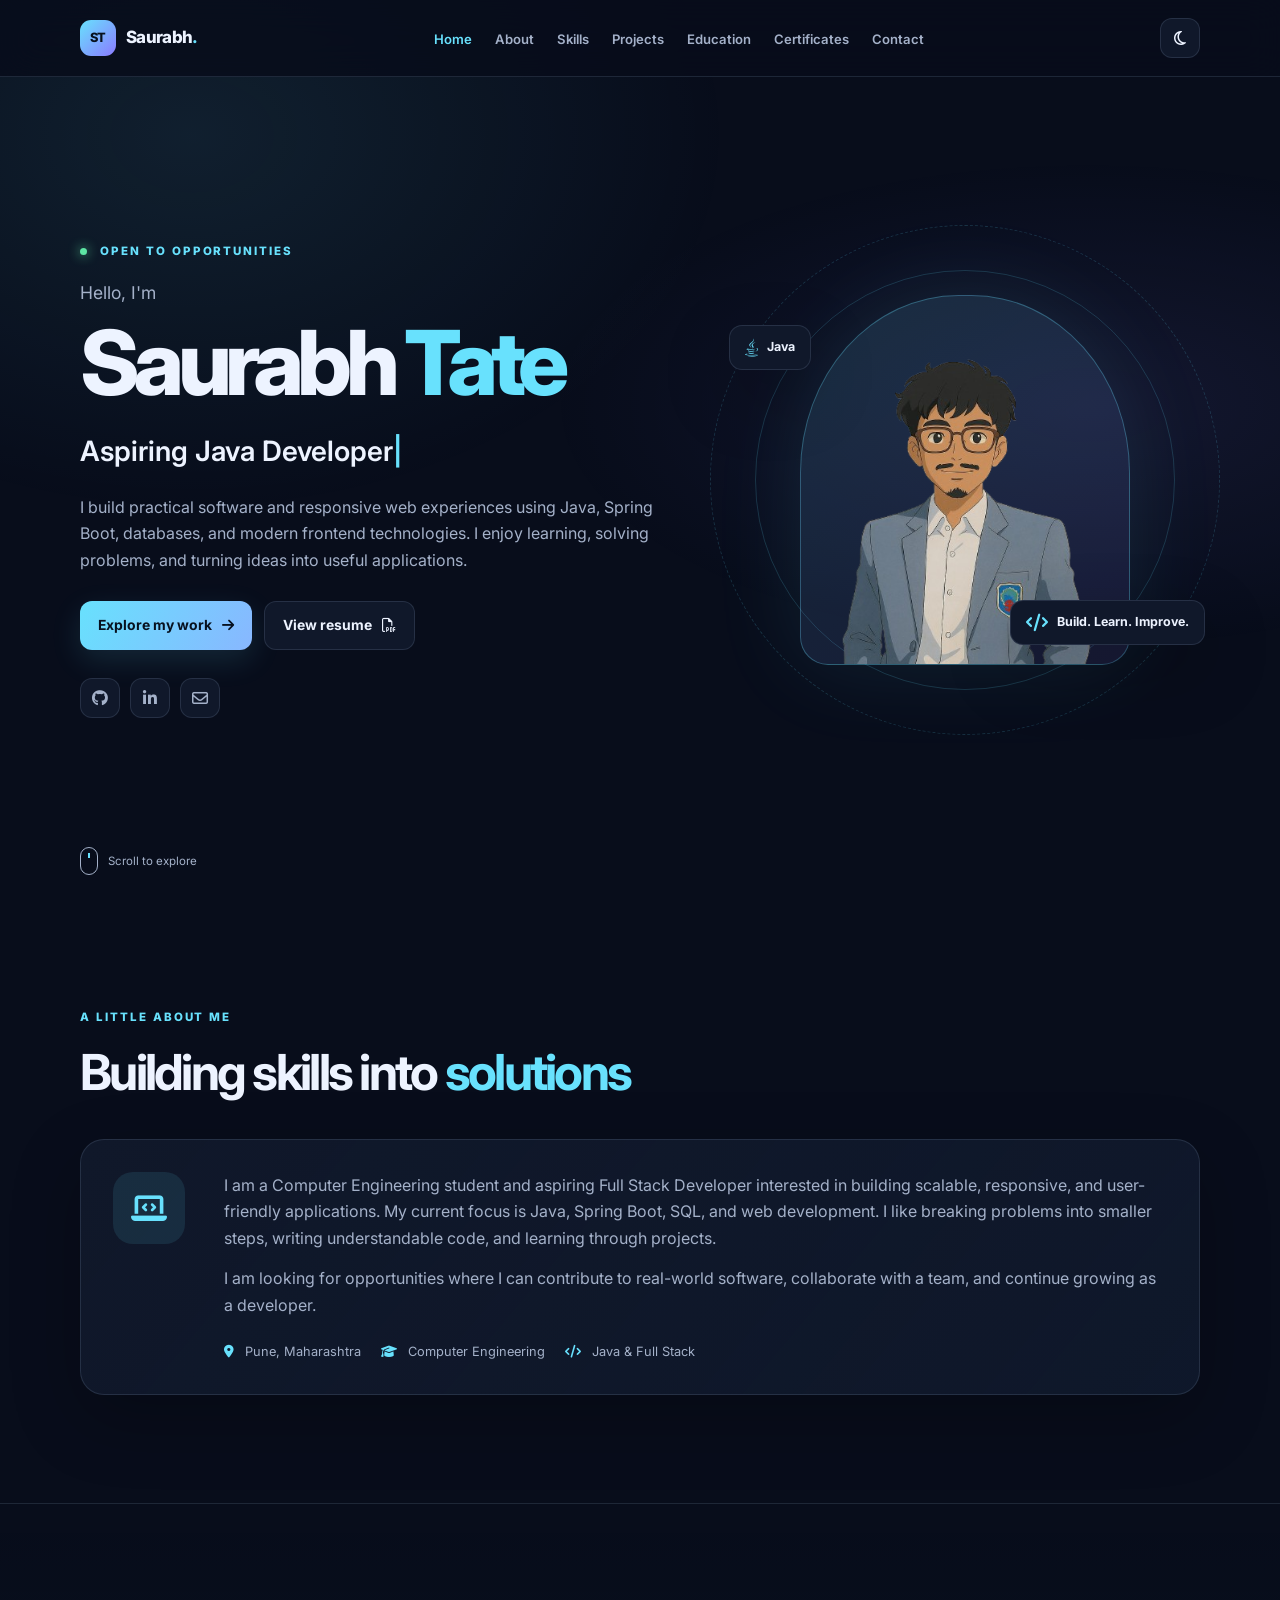
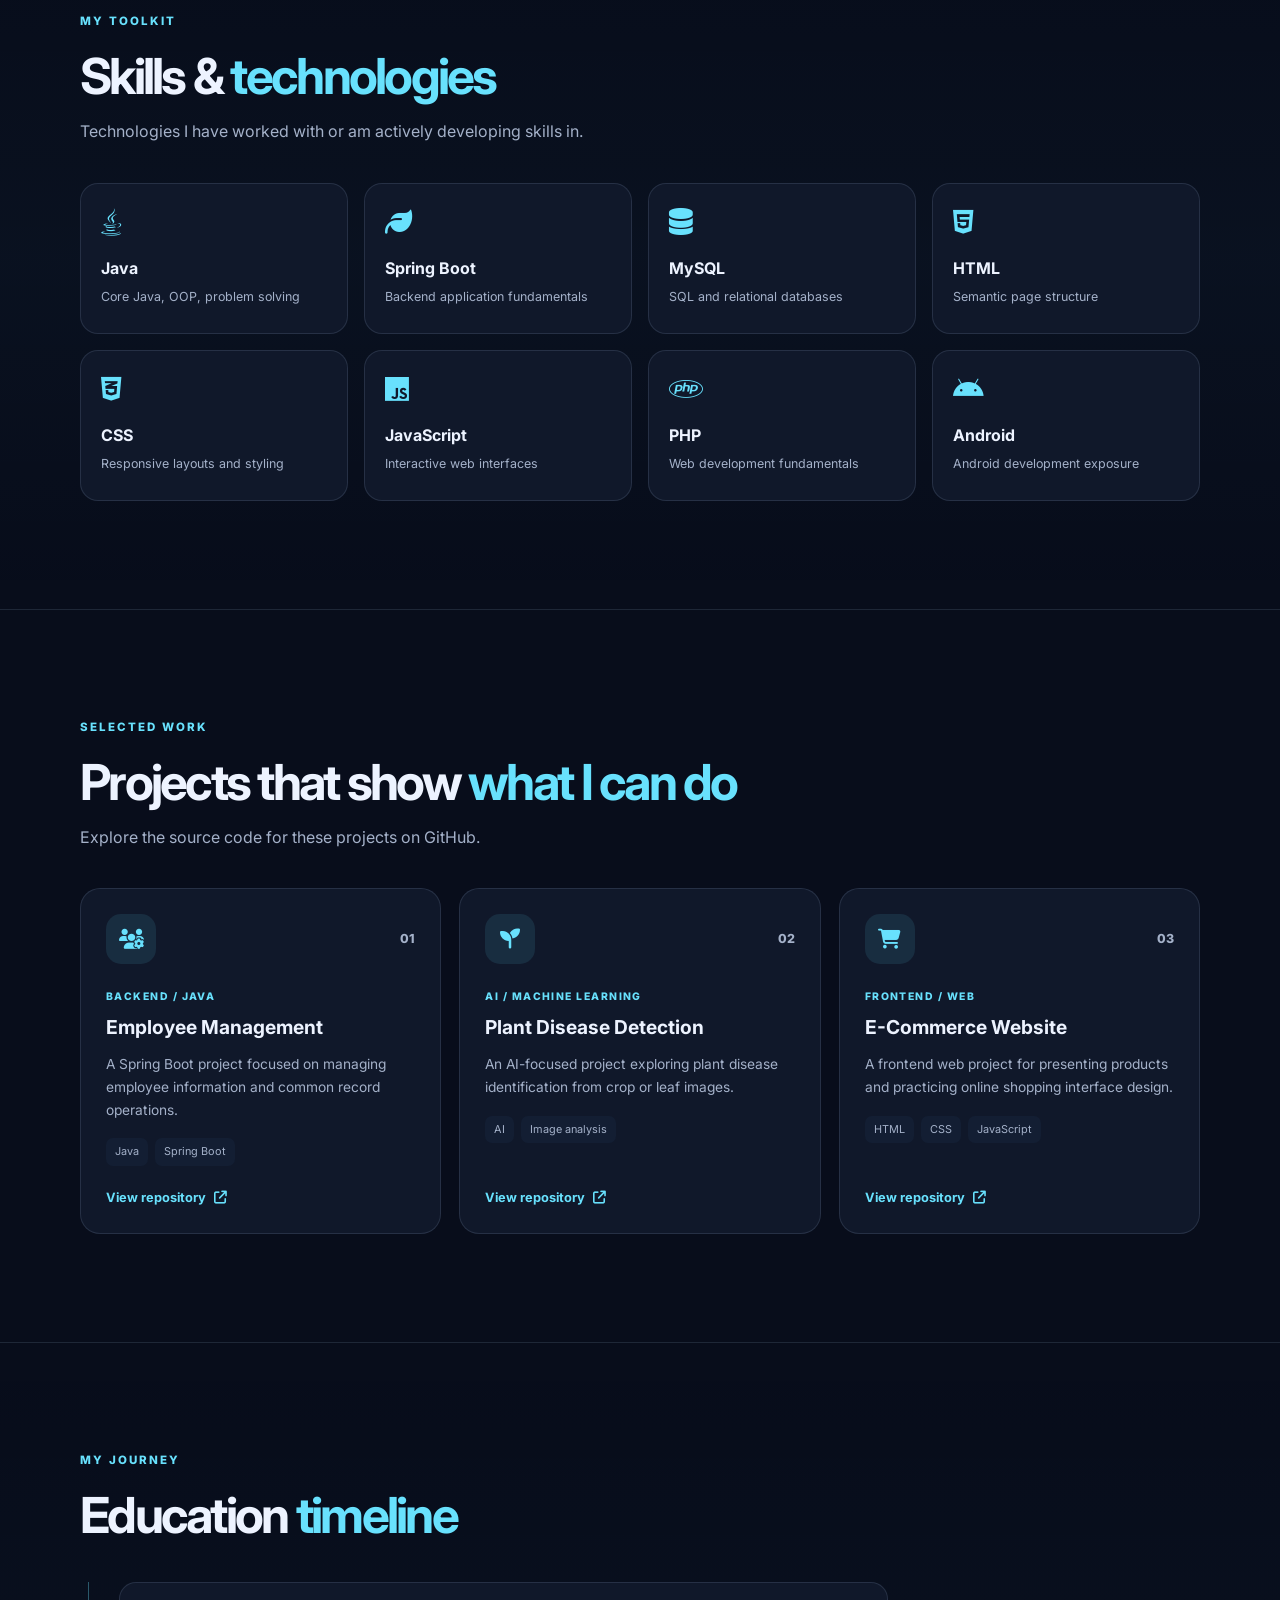
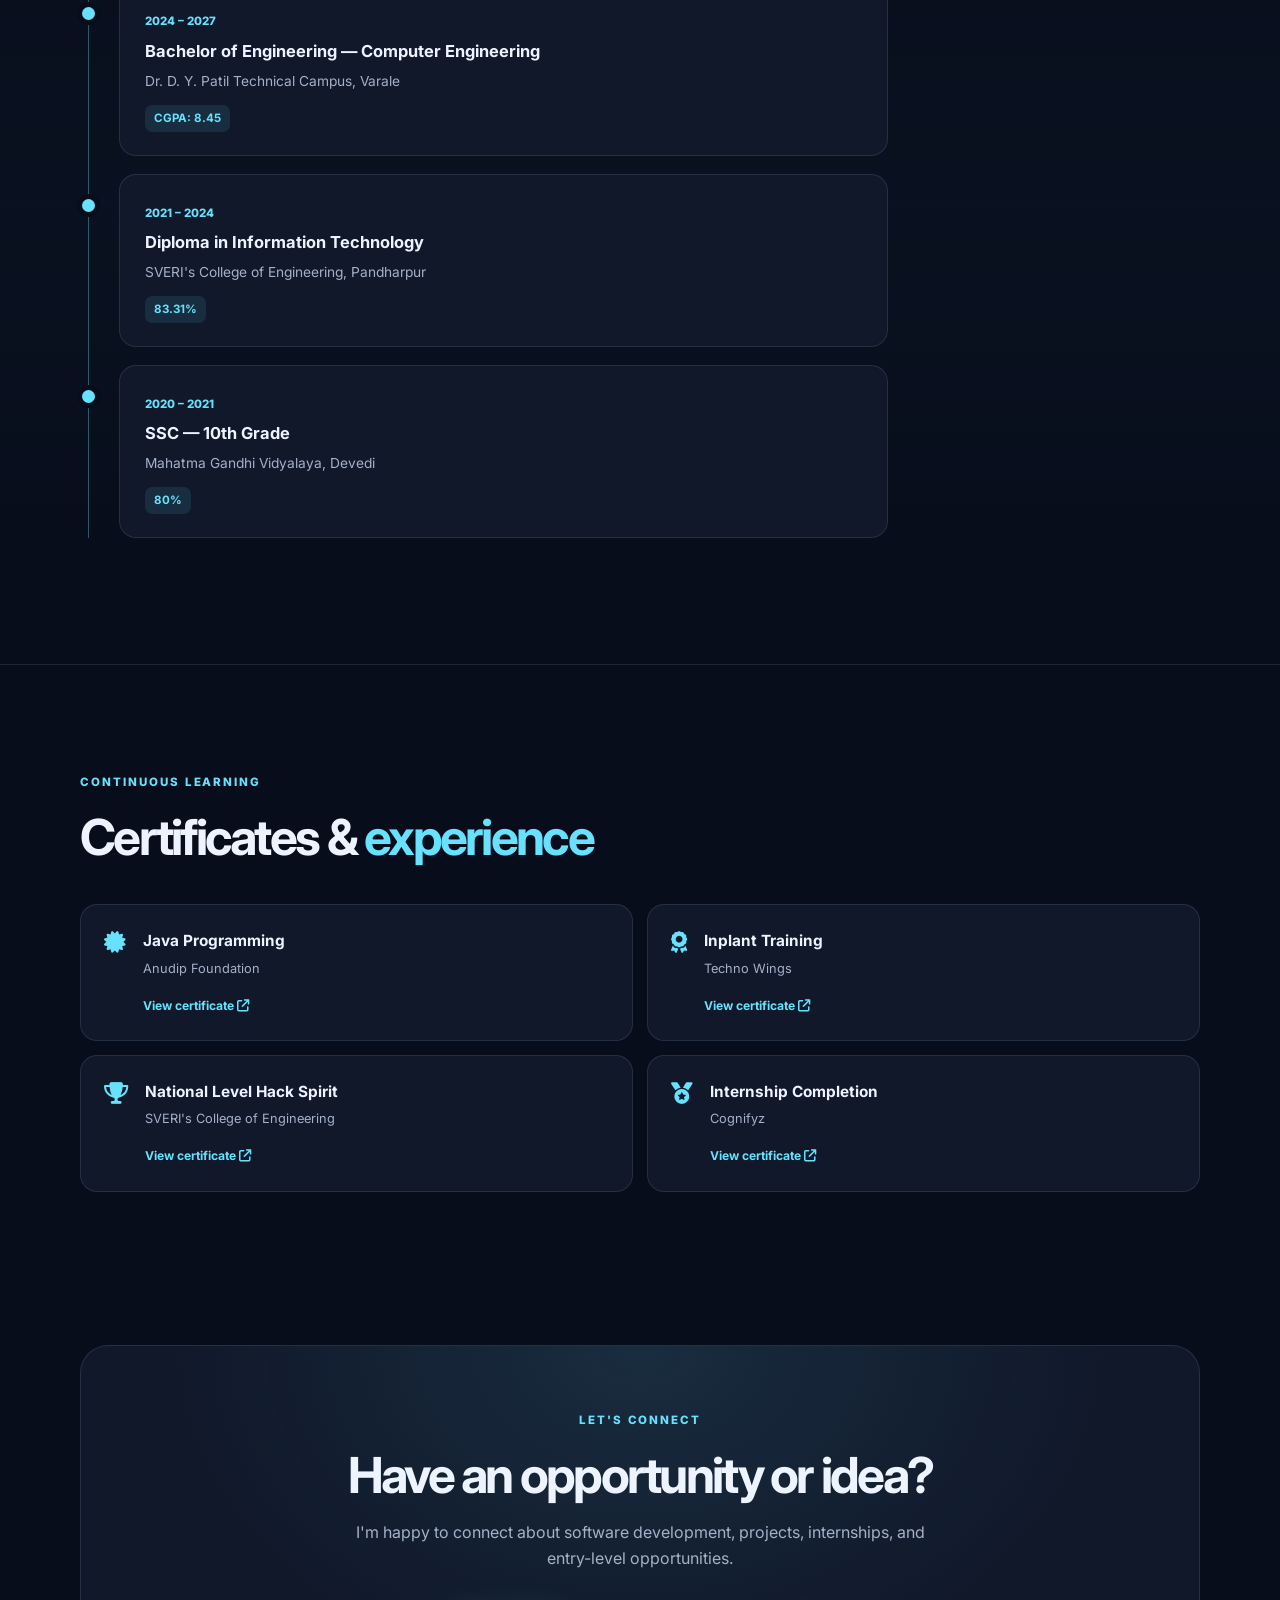
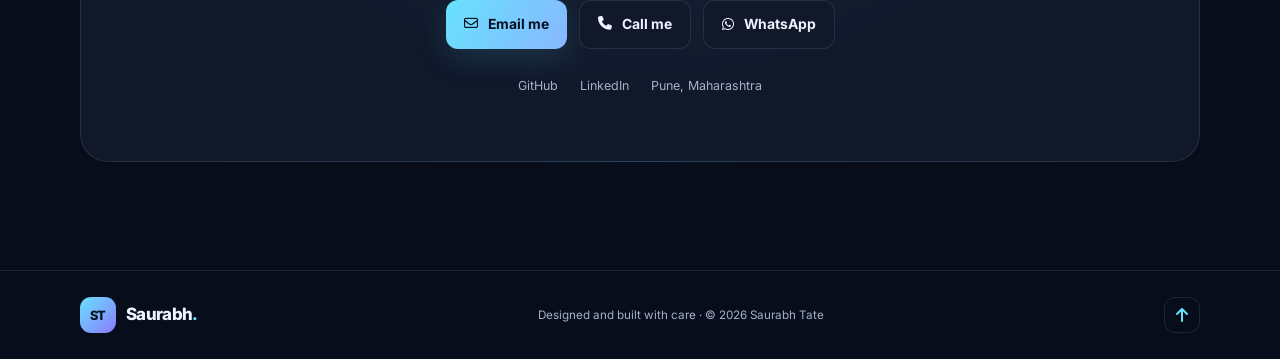
<file: index.html>
<!DOCTYPE html>
<html lang="en">
<head>
  <meta charset="UTF-8">
  <meta name="viewport" content="width=device-width, initial-scale=1.0">
  <meta name="theme-color" content="#080d1b">
  <meta name="description" content="Saurabh Tate's developer portfolio — Java, Spring Boot, full-stack development, and software projects.">
  <title>Saurabh Tate | Developer Portfolio</title>
  <link rel="preconnect" href="https://fonts.googleapis.com">
  <link rel="preconnect" href="https://fonts.gstatic.com" crossorigin>
  <link href="https://fonts.googleapis.com/css2?family=Inter:wght@400;500;600;700;800&display=swap" rel="stylesheet">
  <link rel="stylesheet" href="https://cdnjs.cloudflare.com/ajax/libs/font-awesome/6.5.0/css/all.min.css">
  <link rel="stylesheet" href="style.css">
</head>
<body>
  <header class="site-header">
    <nav class="navbar container" aria-label="Main navigation">
      <a class="brand" href="#home" aria-label="Saurabh Tate home"><span class="brand-mark">ST</span><span>Saurabh<span class="accent">.</span></span></a>
      <button class="menu-toggle" type="button" aria-label="Open navigation" aria-expanded="false"><i class="fa-solid fa-bars"></i></button>
      <ul class="nav-links">
        <li><a href="#home">Home</a></li><li><a href="#about">About</a></li><li><a href="#skills">Skills</a></li><li><a href="#projects">Projects</a></li><li><a href="#education">Education</a></li><li><a href="#certifications">Certificates</a></li><li><a href="#contact">Contact</a></li>
      </ul>
      <button class="theme-toggle" type="button" aria-label="Switch color theme"><i class="fa-regular fa-moon"></i></button>
    </nav>
  </header>

  <main>
    <section id="home" class="hero section container">
      <div class="hero-copy reveal">
        <p class="eyebrow"><span class="status-dot"></span> OPEN TO OPPORTUNITIES</p>
        <p class="intro">Hello, I'm</p>
        <h1>Saurabh <span class="accent">Tate</span></h1>
        <h2 class="role-line">Aspiring <span id="role-text">Java Developer</span><span class="caret">|</span></h2>
        <p class="hero-description">I build practical software and responsive web experiences using Java, Spring Boot, databases, and modern frontend technologies. I enjoy learning, solving problems, and turning ideas into useful applications.</p>
        <div class="hero-actions"><a class="button button-primary" href="#projects">Explore my work <i class="fa-solid fa-arrow-right"></i></a><a class="button button-secondary" href="Saurabh_Tate_Resume.pdf" target="_blank" rel="noopener">View resume <i class="fa-regular fa-file-pdf"></i></a></div>
        <div class="social-row" aria-label="Social profiles"><a href="https://github.com/SaurabhTate0106" target="_blank" rel="noopener" aria-label="GitHub"><i class="fa-brands fa-github"></i></a><a href="https://www.linkedin.com/in/saurabh-tate-73288a358/" target="_blank" rel="noopener" aria-label="LinkedIn"><i class="fa-brands fa-linkedin-in"></i></a><a href="mailto:saurabhtate0601@gmail.com" aria-label="Email"><i class="fa-regular fa-envelope"></i></a></div>
      </div>
      <div class="hero-visual reveal"><div class="orbit orbit-one"></div><div class="orbit orbit-two"></div><div class="portrait-frame"><img src="IMG-20260326-WA0012_1_-removebg-preview.png" alt="Portrait of Saurabh Tate" onerror="this.style.display='none';this.parentElement.classList.add('portrait-fallback')"><span class="fallback-initials">ST</span></div><div class="floating-chip chip-java"><i class="fa-brands fa-java"></i> Java</div><div class="floating-chip chip-code"><i class="fa-solid fa-code"></i> Build. Learn. Improve.</div></div>
      <a class="scroll-hint" href="#about"><span></span> Scroll to explore</a>
    </section>

    <section id="about" class="section container">
      <div class="section-heading reveal"><p class="eyebrow">A LITTLE ABOUT ME</p><h2>Building skills into <span class="accent">solutions</span></h2></div>
      <div class="about-panel reveal"><div class="about-symbol"><i class="fa-solid fa-laptop-code"></i></div><div><p>I am a Computer Engineering student and aspiring Full Stack Developer interested in building scalable, responsive, and user-friendly applications. My current focus is Java, Spring Boot, SQL, and web development. I like breaking problems into smaller steps, writing understandable code, and learning through projects.</p><p>I am looking for opportunities where I can contribute to real-world software, collaborate with a team, and continue growing as a developer.</p><div class="quick-facts"><span><i class="fa-solid fa-location-dot"></i> Pune, Maharashtra</span><span><i class="fa-solid fa-graduation-cap"></i> Computer Engineering</span><span><i class="fa-solid fa-code"></i> Java & Full Stack</span></div></div></div>
    </section>

    <section id="skills" class="section section-muted"><div class="container"><div class="section-heading reveal"><p class="eyebrow">MY TOOLKIT</p><h2>Skills & <span class="accent">technologies</span></h2><p class="section-subtitle">Technologies I have worked with or am actively developing skills in.</p></div>
      <div class="skills-grid">
        <article class="skill-card reveal"><i class="fa-brands fa-java"></i><h3>Java</h3><p>Core Java, OOP, problem solving</p></article>
        <article class="skill-card reveal"><i class="fa-solid fa-leaf"></i><h3>Spring Boot</h3><p>Backend application fundamentals</p></article>
        <article class="skill-card reveal"><i class="fa-solid fa-database"></i><h3>MySQL</h3><p>SQL and relational databases</p></article>
        <article class="skill-card reveal"><i class="fa-brands fa-html5"></i><h3>HTML</h3><p>Semantic page structure</p></article>
        <article class="skill-card reveal"><i class="fa-brands fa-css3-alt"></i><h3>CSS</h3><p>Responsive layouts and styling</p></article>
        <article class="skill-card reveal"><i class="fa-brands fa-js"></i><h3>JavaScript</h3><p>Interactive web interfaces</p></article>
        <article class="skill-card reveal"><i class="fa-brands fa-php"></i><h3>PHP</h3><p>Web development fundamentals</p></article>
        <article class="skill-card reveal"><i class="fa-brands fa-android"></i><h3>Android</h3><p>Android development exposure</p></article>
      </div>
    </div></section>

    <section id="projects" class="section container"><div class="section-heading reveal"><p class="eyebrow">SELECTED WORK</p><h2>Projects that show <span class="accent">what I can do</span></h2><p class="section-subtitle">Explore the source code for these projects on GitHub.</p></div>
      <div class="projects-grid">
        <article class="project-card reveal"><div class="project-top"><span class="project-icon"><i class="fa-solid fa-users-gear"></i></span><span class="project-number">01</span></div><p class="project-type">BACKEND / JAVA</p><h3>Employee Management</h3><p>A Spring Boot project focused on managing employee information and common record operations.</p><div class="tag-row"><span>Java</span><span>Spring Boot</span></div><a class="text-link" href="https://github.com/SaurabhTate0106/Emp-Management" target="_blank" rel="noopener">View repository <i class="fa-solid fa-arrow-up-right-from-square"></i></a></article>
        <article class="project-card reveal"><div class="project-top"><span class="project-icon"><i class="fa-solid fa-seedling"></i></span><span class="project-number">02</span></div><p class="project-type">AI / MACHINE LEARNING</p><h3>Plant Disease Detection</h3><p>An AI-focused project exploring plant disease identification from crop or leaf images.</p><div class="tag-row"><span>AI</span><span>Image analysis</span></div><a class="text-link" href="https://github.com/SaurabhTate0106/plant-disease-detection" target="_blank" rel="noopener">View repository <i class="fa-solid fa-arrow-up-right-from-square"></i></a></article>
        <article class="project-card reveal"><div class="project-top"><span class="project-icon"><i class="fa-solid fa-cart-shopping"></i></span><span class="project-number">03</span></div><p class="project-type">FRONTEND / WEB</p><h3>E-Commerce Website</h3><p>A frontend web project for presenting products and practicing online shopping interface design.</p><div class="tag-row"><span>HTML</span><span>CSS</span><span>JavaScript</span></div><a class="text-link" href="https://github.com/SaurabhTate0106/E-commerce-web" target="_blank" rel="noopener">View repository <i class="fa-solid fa-arrow-up-right-from-square"></i></a></article>
      </div>
    </section>

    <section id="education" class="section section-muted"><div class="container"><div class="section-heading reveal"><p class="eyebrow">MY JOURNEY</p><h2>Education <span class="accent">timeline</span></h2></div><div class="timeline">
      <article class="timeline-item reveal"><span class="timeline-dot"></span><div class="timeline-card"><span class="timeline-date">2024 – 2027</span><h3>Bachelor of Engineering — Computer Engineering</h3><p>Dr. D. Y. Patil Technical Campus, Varale</p><span class="result">CGPA: 8.45</span></div></article>
      <article class="timeline-item reveal"><span class="timeline-dot"></span><div class="timeline-card"><span class="timeline-date">2021 – 2024</span><h3>Diploma in Information Technology</h3><p>SVERI's College of Engineering, Pandharpur</p><span class="result">83.31%</span></div></article>
      <article class="timeline-item reveal"><span class="timeline-dot"></span><div class="timeline-card"><span class="timeline-date">2020 – 2021</span><h3>SSC — 10th Grade</h3><p>Mahatma Gandhi Vidyalaya, Devedi</p><span class="result">80%</span></div></article>
    </div></div></section>

    <section id="certifications" class="section container"><div class="section-heading reveal"><p class="eyebrow">CONTINUOUS LEARNING</p><h2>Certificates & <span class="accent">experience</span></h2></div><div class="cert-grid">
      <article class="cert-card reveal"><i class="fa-solid fa-certificate"></i><div><h3>Java Programming</h3><p>Anudip Foundation</p><a href="certificates/Anudip.jpeg" target="_blank" rel="noopener">View certificate <i class="fa-solid fa-arrow-up-right-from-square"></i></a></div></article>
      <article class="cert-card reveal"><i class="fa-solid fa-award"></i><div><h3>Inplant Training</h3><p>Techno Wings</p><a href="certificates/Inplant%20Tranning.jpg" target="_blank" rel="noopener">View certificate <i class="fa-solid fa-arrow-up-right-from-square"></i></a></div></article>
      <article class="cert-card reveal"><i class="fa-solid fa-trophy"></i><div><h3>National Level Hack Spirit</h3><p>SVERI's College of Engineering</p><a href="certificates/Hackthon.jpg" target="_blank" rel="noopener">View certificate <i class="fa-solid fa-arrow-up-right-from-square"></i></a></div></article>
      <article class="cert-card reveal"><i class="fa-solid fa-medal"></i><div><h3>Internship Completion</h3><p>Cognifyz</p><a href="certificates/cognifiz.jpeg" target="_blank" rel="noopener">View certificate <i class="fa-solid fa-arrow-up-right-from-square"></i></a></div></article>
    </div></section>

    <section id="contact" class="section contact-section"><div class="container contact-panel reveal"><p class="eyebrow">LET'S CONNECT</p><h2>Have an opportunity or idea?</h2><p>I'm happy to connect about software development, projects, internships, and entry-level opportunities.</p><div class="hero-actions contact-actions"><a class="button button-primary" href="mailto:saurabhtate0601@gmail.com?subject=Portfolio%20Enquiry"><i class="fa-regular fa-envelope"></i> Email me</a><a class="button button-secondary" href="tel:+919637100449"><i class="fa-solid fa-phone"></i> Call me</a><a class="button button-secondary" href="https://wa.me/919637100449" target="_blank" rel="noopener"><i class="fa-brands fa-whatsapp"></i> WhatsApp</a></div><div class="contact-socials"><a href="https://github.com/SaurabhTate0106" target="_blank" rel="noopener">GitHub</a><a href="https://www.linkedin.com/in/saurabh-tate-73288a358/" target="_blank" rel="noopener">LinkedIn</a><span>Pune, Maharashtra</span></div></div></section>
  </main>
  <footer class="footer"><div class="container footer-inner"><a class="brand" href="#home"><span class="brand-mark">ST</span><span>Saurabh<span class="accent">.</span></span></a><p>Designed and built with care · © <span id="year">2026</span> Saurabh Tate</p><a href="#home" class="back-top" aria-label="Back to top"><i class="fa-solid fa-arrow-up"></i></a></div></footer>
  <script src="script.js"></script>
</body>
</html>
</file>
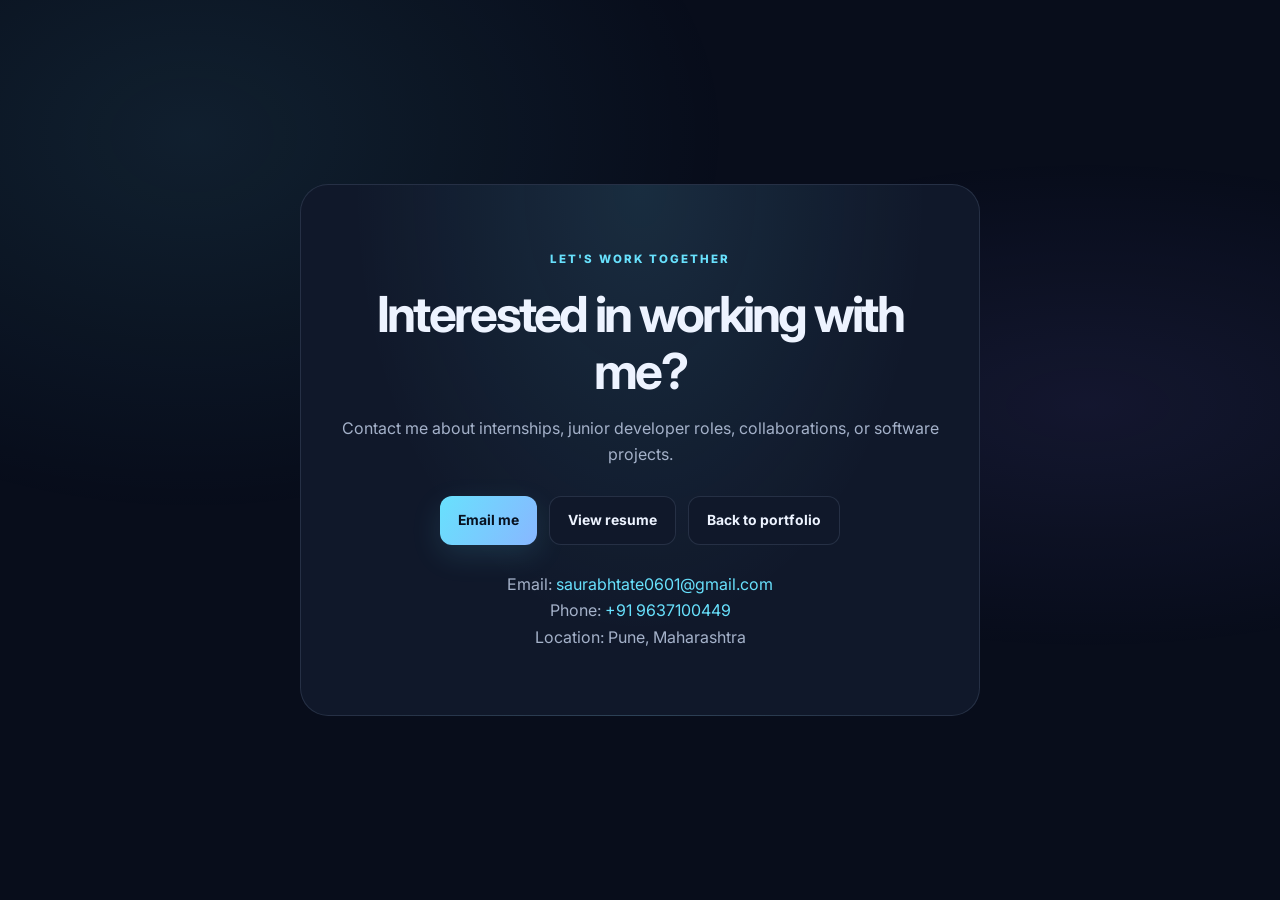
<file: hire.html>
<!DOCTYPE html>
<html lang="en">
<head>
  <meta charset="UTF-8">
  <meta name="viewport" content="width=device-width, initial-scale=1.0">
  <meta name="theme-color" content="#080d1b">
  <title>Work with Saurabh Tate</title>
  <link rel="preconnect" href="https://fonts.googleapis.com">
  <link href="https://fonts.googleapis.com/css2?family=Inter:wght@400;500;600;700;800&display=swap" rel="stylesheet">
  <link rel="stylesheet" href="style.css">
</head>
<body>
  <main class="container" style="min-height:100vh;display:grid;place-items:center;padding-block:40px">
    <section class="contact-panel" style="width:100%;max-width:680px">
      <p class="eyebrow">LET'S WORK TOGETHER</p>
      <h2>Interested in working with me?</h2>
      <p>Contact me about internships, junior developer roles, collaborations, or software projects.</p>
      <div class="hero-actions contact-actions">
        <a class="button button-primary" href="mailto:saurabhtate0601@gmail.com?subject=Opportunity%20for%20Saurabh%20Tate">Email me</a>
        <a class="button button-secondary" href="Saurabh_Tate_Resume.pdf" target="_blank" rel="noopener">View resume</a>
        <a class="button button-secondary" href="index.html">Back to portfolio</a>
      </div>
      <p style="margin-top:26px">Email: <a class="accent" href="mailto:saurabhtate0601@gmail.com">saurabhtate0601@gmail.com</a><br>Phone: <a class="accent" href="tel:+919637100449">+91 9637100449</a><br>Location: Pune, Maharashtra</p>
    </section>
  </main>
</body>
</html>
</file>
<file: style.css>
:root{--bg:#080d1b;--panel:#10182a;--panel-2:#131e33;--text:#edf3ff;--muted:#a4b1c9;--accent:#68e1fd;--accent-2:#8b7bff;--line:rgba(163,184,220,.15);--shadow:0 24px 70px rgba(0,0,0,.24);--header:rgba(8,13,27,.84)}
body.light-mode{--bg:#f5f7fc;--panel:#fff;--panel-2:#edf2fb;--text:#172039;--muted:#5f6c84;--accent:#087fba;--accent-2:#6552d9;--line:rgba(36,55,91,.15);--shadow:0 20px 55px rgba(30,50,90,.1);--header:rgba(245,247,252,.88)}
*{box-sizing:border-box;margin:0;padding:0}html{scroll-behavior:smooth;scroll-padding-top:90px}body{font-family:Inter,system-ui,sans-serif;background:var(--bg);color:var(--text);line-height:1.65;overflow-x:hidden;transition:background .25s,color .25s}body:before{content:"";position:fixed;inset:0;pointer-events:none;z-index:-1;background:radial-gradient(ellipse at 15% 15%,rgba(104,225,253,.09),transparent 35%),radial-gradient(ellipse at 85% 45%,rgba(139,123,255,.09),transparent 35%)}a{color:inherit;text-decoration:none}button{font:inherit}.container{width:min(1120px,calc(100% - 44px));margin-inline:auto}.section{padding-top:108px;padding-bottom:108px}.site-header{position:fixed;top:0;left:0;right:0;z-index:1000;background:var(--header);backdrop-filter:blur(18px);border-bottom:1px solid var(--line)}.navbar{height:76px;display:flex;align-items:center;justify-content:space-between;gap:24px}.brand{display:inline-flex;align-items:center;gap:10px;font-size:1.06rem;font-weight:800;letter-spacing:-.04em;white-space:nowrap}.brand-mark{display:grid;place-items:center;width:36px;height:36px;border-radius:11px;background:linear-gradient(135deg,var(--accent),var(--accent-2));color:#08111e;font-size:.8rem;letter-spacing:-.04em}.accent{color:var(--accent)}.nav-links{display:flex;align-items:center;gap:23px;list-style:none}.nav-links a{font-size:.82rem;font-weight:600;color:var(--muted);transition:color .2s}.nav-links a:hover,.nav-links a.active{color:var(--accent)}.theme-toggle,.menu-toggle{width:40px;height:40px;display:grid;place-items:center;border:1px solid var(--line);background:var(--panel);color:var(--text);border-radius:12px;cursor:pointer}.menu-toggle{display:none}.hero{min-height:100vh;padding-top:135px;padding-bottom:75px;display:grid;grid-template-columns:1.12fr .88fr;align-items:center;gap:50px;position:relative}.eyebrow{font-size:.72rem;letter-spacing:.17em;font-weight:800;color:var(--accent);margin-bottom:17px}.status-dot{display:inline-block;width:7px;height:7px;border-radius:50%;background:#5ee5a4;box-shadow:0 0 12px #5ee5a4;margin-right:8px}.intro{color:var(--muted);font-size:1.1rem}.hero h1{font-size:clamp(3.3rem,7vw,5.8rem);letter-spacing:-.075em;line-height:1.08;margin:8px 0 16px;font-weight:800}.role-line{font-size:clamp(1.2rem,2.7vw,1.75rem);font-weight:600;min-height:42px}.caret{color:var(--accent);animation:blink .8s infinite}.hero-description{color:var(--muted);max-width:590px;margin-top:20px;font-size:1rem}.hero-actions{display:flex;gap:12px;flex-wrap:wrap;margin-top:28px}.button{display:inline-flex;align-items:center;justify-content:center;gap:10px;padding:12px 18px;border-radius:12px;font-weight:700;font-size:.87rem;transition:transform .2s,box-shadow .2s,border-color .2s}.button:hover{transform:translateY(-3px)}.button-primary{background:linear-gradient(120deg,var(--accent),#88b7ff);color:#07111f;box-shadow:0 10px 30px rgba(104,225,253,.13)}.button-secondary{border:1px solid var(--line);background:var(--panel);color:var(--text)}.button-secondary:hover{border-color:var(--accent)}.social-row{display:flex;gap:10px;margin-top:28px}.social-row a{width:40px;height:40px;display:grid;place-items:center;border:1px solid var(--line);border-radius:12px;color:var(--muted);background:var(--panel);transition:.2s}.social-row a:hover{color:var(--accent);border-color:var(--accent);transform:translateY(-3px)}.hero-visual{height:460px;display:grid;place-items:center;position:relative}.portrait-frame{width:min(330px,70vw);height:370px;position:relative;z-index:1;border:1px solid rgba(104,225,253,.3);border-radius:48% 48% 28px 28px;background:linear-gradient(145deg,rgba(104,225,253,.14),rgba(139,123,255,.12));box-shadow:0 0 90px rgba(104,225,253,.1);overflow:hidden;display:grid;place-items:center}.portrait-frame img{width:100%;height:100%;object-fit:contain;object-position:center bottom;position:relative;z-index:2}.fallback-initials{display:none;font-size:5rem;font-weight:800;color:var(--accent)}.portrait-fallback .fallback-initials{display:block}.orbit{position:absolute;border:1px solid rgba(104,225,253,.17);border-radius:50%;aspect-ratio:1}.orbit-one{width:420px}.orbit-two{width:510px;border-style:dashed;animation:rotate 50s linear infinite}.floating-chip{position:absolute;z-index:3;padding:11px 15px;border:1px solid var(--line);background:var(--panel);box-shadow:var(--shadow);border-radius:13px;font-size:.78rem;font-weight:700;display:flex;align-items:center;gap:9px}.floating-chip i{color:var(--accent);font-size:1.1rem}.chip-java{top:75px;left:0}.chip-code{right:-5px;bottom:65px}.scroll-hint{position:absolute;bottom:25px;left:0;display:flex;align-items:center;gap:10px;color:var(--muted);font-size:.72rem}.scroll-hint span{height:28px;width:18px;border:1px solid var(--muted);border-radius:20px;position:relative}.scroll-hint span:after{content:"";position:absolute;top:5px;left:7px;width:2px;height:5px;background:var(--accent);animation:scroll 1.4s infinite}.section-heading{max-width:740px;margin-bottom:38px}.section-heading h2,.contact-panel h2{font-size:clamp(2rem,4.2vw,3.1rem);line-height:1.15;letter-spacing:-.055em}.section-subtitle{color:var(--muted);margin-top:13px}.about-panel{display:grid;grid-template-columns:85px 1fr;gap:26px;padding:32px;border:1px solid var(--line);border-radius:24px;background:linear-gradient(130deg,var(--panel),rgba(19,30,51,.65));box-shadow:var(--shadow)}.about-panel p{color:var(--muted);margin-bottom:14px}.about-symbol{width:72px;height:72px;display:grid;place-items:center;border-radius:20px;background:rgba(104,225,253,.1);color:var(--accent);font-size:1.8rem}.quick-facts{display:flex;gap:20px;flex-wrap:wrap;margin-top:23px}.quick-facts span{font-size:.8rem;color:var(--muted)}.quick-facts i{color:var(--accent);margin-right:7px}.section-muted{background:linear-gradient(180deg,transparent,rgba(104,225,253,.025),transparent);border-block:1px solid var(--line)}.skills-grid{display:grid;grid-template-columns:repeat(4,1fr);gap:16px}.skill-card{padding:25px 20px;border:1px solid var(--line);border-radius:18px;background:var(--panel);transition:transform .25s,border-color .25s}.skill-card:hover,.project-card:hover,.cert-card:hover{transform:translateY(-5px);border-color:rgba(104,225,253,.5)}.skill-card>i{font-size:1.7rem;color:var(--accent);margin-bottom:19px}.skill-card h3{font-size:1rem;margin-bottom:6px}.skill-card p{color:var(--muted);font-size:.78rem}.projects-grid{display:grid;grid-template-columns:repeat(3,1fr);gap:18px}.project-card{display:flex;flex-direction:column;align-items:flex-start;min-height:340px;padding:25px;border:1px solid var(--line);border-radius:20px;background:var(--panel);transition:transform .25s,border-color .25s}.project-top{width:100%;display:flex;align-items:center;justify-content:space-between}.project-icon{width:50px;height:50px;border-radius:15px;background:rgba(104,225,253,.1);color:var(--accent);display:grid;place-items:center;font-size:1.25rem}.project-number{font-size:.78rem;color:var(--muted);font-weight:800}.project-type{font-size:.65rem;letter-spacing:.14em;font-weight:800;color:var(--accent);margin-top:24px}.project-card h3{font-size:1.2rem;margin:7px 0 9px}.project-card>p:not(.project-type){font-size:.86rem;color:var(--muted)}.tag-row{display:flex;flex-wrap:wrap;gap:7px;margin:17px 0 21px}.tag-row span{font-size:.68rem;padding:5px 9px;border-radius:7px;background:var(--panel-2);color:var(--muted)}.text-link{font-size:.8rem;font-weight:700;color:var(--accent);margin-top:auto}.text-link i{margin-left:5px}.timeline{max-width:800px;margin-left:8px;border-left:1px solid rgba(104,225,253,.35);padding-left:30px}.timeline-item{position:relative;margin-bottom:18px}.timeline-dot{position:absolute;left:-37px;top:25px;width:13px;height:13px;border-radius:50%;background:var(--accent);box-shadow:0 0 0 5px var(--bg)}.timeline-card{padding:23px 25px;border:1px solid var(--line);border-radius:17px;background:var(--panel)}.timeline-date{font-size:.72rem;color:var(--accent);font-weight:800}.timeline-card h3{font-size:1.03rem;margin:5px 0}.timeline-card p{color:var(--muted);font-size:.86rem}.result{display:inline-block;margin-top:12px;padding:4px 9px;border-radius:7px;background:rgba(104,225,253,.1);font-size:.72rem;font-weight:700;color:var(--accent)}.cert-grid{display:grid;grid-template-columns:repeat(2,1fr);gap:14px}.cert-card{display:flex;gap:17px;align-items:flex-start;padding:23px;border:1px solid var(--line);border-radius:17px;background:var(--panel);transition:transform .25s,border-color .25s}.cert-card>i{font-size:1.35rem;color:var(--accent);margin-top:4px}.cert-card h3{font-size:.96rem}.cert-card p{font-size:.8rem;color:var(--muted);margin:4px 0 12px}.cert-card a{font-size:.76rem;color:var(--accent);font-weight:700}.contact-section{padding-top:45px}.contact-panel{text-align:center;padding:65px 30px;border:1px solid var(--line);border-radius:28px;background:radial-gradient(ellipse at top,rgba(104,225,253,.1),transparent 60%),var(--panel)}.contact-panel h2{max-width:650px;margin:0 auto}.contact-panel>p:not(.eyebrow){color:var(--muted);max-width:600px;margin:15px auto 0}.contact-actions{justify-content:center}.contact-socials{display:flex;justify-content:center;gap:22px;flex-wrap:wrap;margin-top:27px;color:var(--muted);font-size:.78rem}.contact-socials a:hover{color:var(--accent)}.footer{border-top:1px solid var(--line)}.footer-inner{min-height:88px;display:flex;align-items:center;justify-content:space-between;gap:20px}.footer p{font-size:.73rem;color:var(--muted);text-align:center}.back-top{width:36px;height:36px;display:grid;place-items:center;border:1px solid var(--line);border-radius:11px;color:var(--accent)}.reveal{opacity:0;transform:translateY(18px);transition:opacity .65s ease,transform .65s ease}.reveal.visible{opacity:1;transform:translateY(0)}@keyframes blink{50%{opacity:0}}@keyframes rotate{to{transform:rotate(360deg)}}@keyframes scroll{0%,100%{transform:translateY(0);opacity:1}70%{transform:translateY(8px);opacity:.2}}
@media(max-width:950px){.nav-links{gap:14px}.nav-links a{font-size:.76rem}.hero{gap:25px}.hero-visual{transform:scale(.9)}.skills-grid{grid-template-columns:repeat(2,1fr)}.projects-grid{grid-template-columns:repeat(2,1fr)}.project-card:last-child{grid-column:1/-1;min-height:280px}}
@media(max-width:760px){.container{width:min(100% - 32px,600px)}.section{padding-top:78px;padding-bottom:78px}.navbar{height:68px}.menu-toggle{display:grid;margin-left:auto}.theme-toggle{width:38px;height:38px}.nav-links{position:absolute;top:68px;left:0;right:0;display:none;flex-direction:column;align-items:stretch;gap:0;padding:10px 22px 18px;background:var(--header);backdrop-filter:blur(18px);border-bottom:1px solid var(--line)}.nav-links.open{display:flex}.nav-links a{display:block;padding:11px 5px;font-size:.9rem}.hero{grid-template-columns:1fr;padding-top:115px;gap:5px;text-align:center;min-height:auto}.hero-copy{order:1}.hero-visual{order:0;height:310px;transform:none}.portrait-frame{width:220px;height:260px}.orbit-one{width:280px}.orbit-two{width:330px}.chip-java{top:30px;left:2%}.chip-code{right:0;bottom:32px}.floating-chip{font-size:.68rem;padding:9px 11px}.hero h1{font-size:clamp(3rem,14vw,4.5rem)}.hero-description{margin-inline:auto}.hero-actions,.social-row{justify-content:center}.scroll-hint{display:none}.hero-copy .eyebrow{margin-bottom:10px}.section-heading{text-align:center;margin-inline:auto}.about-panel{grid-template-columns:1fr;padding:23px}.about-symbol{margin-inline:auto}.quick-facts{justify-content:center}.projects-grid{grid-template-columns:1fr}.project-card:last-child{grid-column:auto}.cert-grid{grid-template-columns:1fr}.contact-panel{padding:45px 18px}.footer-inner{padding-block:20px;flex-wrap:wrap;justify-content:center}.footer p{order:3;width:100%}}
@media(max-width:420px){.skills-grid{grid-template-columns:1fr 1fr;gap:10px}.skill-card{padding:18px 13px}.skill-card p{font-size:.72rem}.hero-actions{flex-direction:column}.hero-actions .button{width:100%}.floating-chip{max-width:150px}.timeline{padding-left:22px}.timeline-dot{left:-29px}.timeline-card{padding:18px}.brand{font-size:.95rem}}
@media(prefers-reduced-motion:reduce){*,*:before,*:after{scroll-behavior:auto!important;animation-duration:.01ms!important;animation-iteration-count:1!important;transition-duration:.01ms!important}.reveal{opacity:1;transform:none}}
</file>
